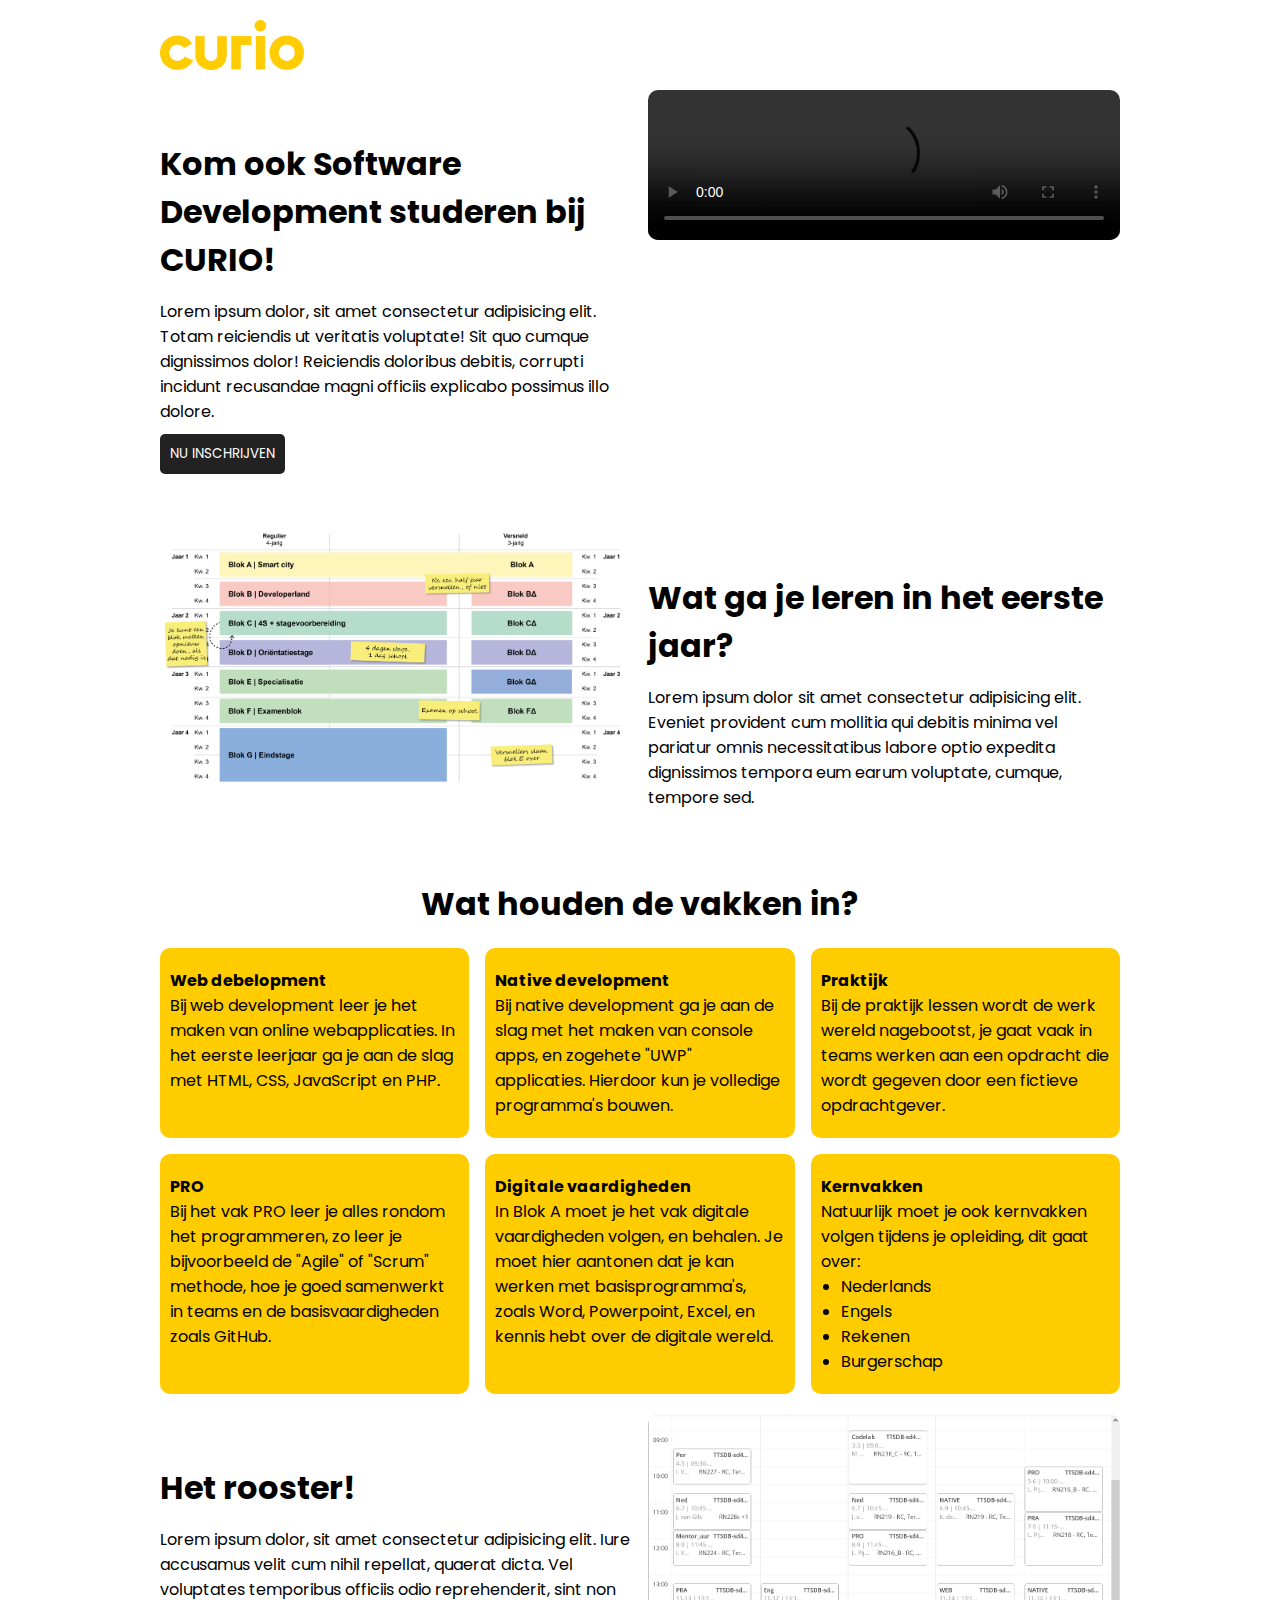
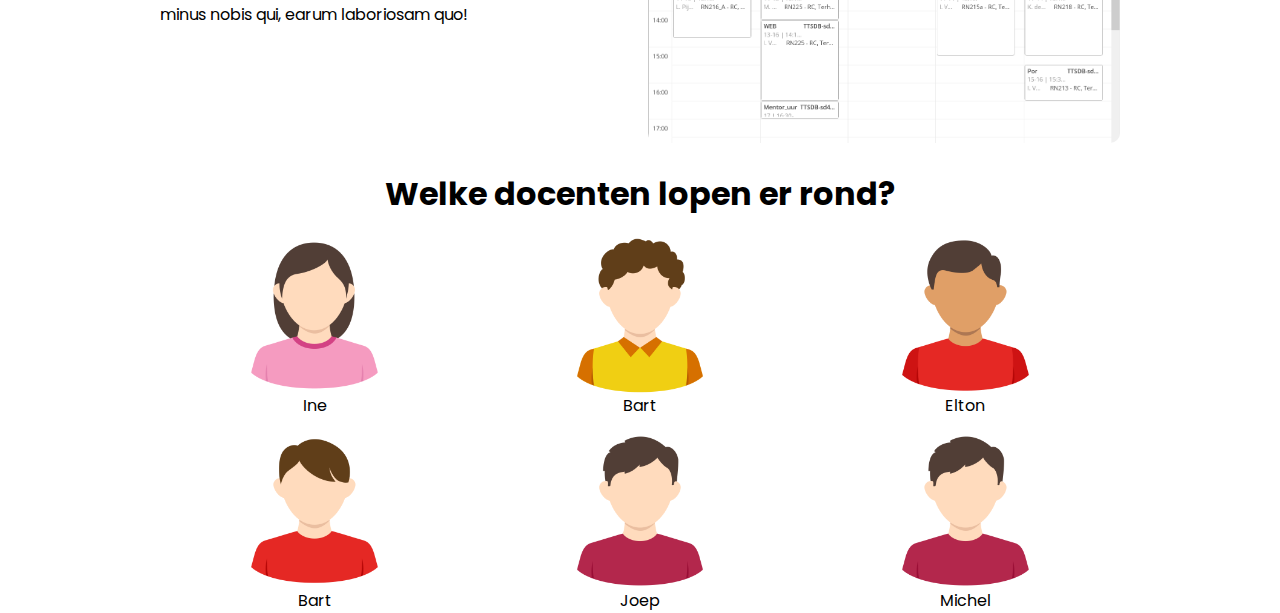
<file: index.html>
<!DOCTYPE html>
<html lang="en">
<head>
    <meta charset="UTF-8">
    <meta name="viewport" content="width=device-width, initial-scale=1.0">
    <link rel="stylesheet" href="css/main.css">
    <link rel="preconnect" href="https://fonts.googleapis.com">
    <link rel="preconnect" href="https://fonts.gstatic.com" crossorigin>
    <link href="https://fonts.googleapis.com/css2?family=Poppins:ital,wght@0,100;0,200;0,300;0,400;0,500;0,600;0,700;0,800;0,900;1,100;1,200;1,300;1,400;1,500;1,600;1,700;1,800;1,900&display=swap" rel="stylesheet">
    <title>Curio | Opendag</title>
</head>
<body>

    <header>
        <img src="img/curioLogo.png" alt="Curio">
    </header>

    <main>
        <div class="home">

            <div class="homeText">
                <h3>Kom ook Software Development studeren bij CURIO!</h3>
                <p>Lorem ipsum dolor, sit amet consectetur adipisicing elit. Totam reiciendis ut veritatis voluptate! Sit quo cumque dignissimos dolor! Reiciendis doloribus debitis, corrupti incidunt recusandae magni officiis explicabo possimus illo dolore.</p>
                <a href="https://www.curio.nl/mbo/opleidingen/softwaredeveloper/software-developer/">
                    <button type="button">NU INSCHRIJVEN</button>
                </a>
            </div>

            <div class="video">
                <video controls>
                    <source src="https://jimdeg.nl/static/curio/intro.mp4" type="video/mp4">
                </video>
            </div>

        </div>

        <div class="eersteJaar">

            <div class="eersteJaarImg">
                <img src="img/lerenEersteJaar.png" alt="Lesstof eerste jaar">
            </div>

            <div class="eersteJaarText">
                <h3>Wat ga je leren in het eerste jaar?</h3>
                <p>Lorem ipsum dolor sit amet consectetur adipisicing elit. Eveniet provident cum mollitia qui debitis minima vel pariatur omnis necessitatibus labore optio expedita dignissimos tempora eum earum voluptate, cumque, tempore sed.</p>
            </div>

        </div>

        <div class="vakken">

            <div class="vakkenText">
                <h3>Wat houden de vakken in?</h3>
            </div>

            <div class="container">
                <div class="vak">
                    <h4>Web debelopment</h4>
                    <p>Bij web development leer je het maken van online webapplicaties. In het eerste leerjaar ga je aan de slag met HTML, CSS, JavaScript en PHP.</p>
                </div>
                <div class="vak">
                    <h4>Native development</h4>
                    <p>Bij native development ga je aan de slag met het maken van console apps, en zogehete "UWP" applicaties. Hierdoor kun je volledige programma's bouwen.</p>
                </div>
                <div class="vak">
                    <h4>Praktijk</h4>
                    <p>Bij de praktijk lessen wordt de werk wereld nagebootst, je gaat vaak in teams werken aan een opdracht die wordt gegeven door een fictieve opdrachtgever.</p>
                </div>
                <div class="vak">
                    <h4>PRO</h4>
                    <p>Bij het vak PRO leer je alles rondom het programmeren, zo leer je bijvoorbeeld de "Agile" of "Scrum" methode, hoe je goed samenwerkt in teams en de basisvaardigheden zoals GitHub.</p>
                </div>
                <div class="vak">
                    <h4>Digitale vaardigheden</h4>
                    <p>In Blok A moet je het vak digitale vaardigheden volgen, en behalen. Je moet hier aantonen dat je kan werken met basisprogramma's, zoals Word, Powerpoint, Excel, en kennis hebt over de digitale wereld.</p>
                </div>
                <div class="vak">
                    <h4>Kernvakken</h4>
                    <p>Natuurlijk moet je ook kernvakken volgen tijdens je opleiding, dit gaat over:</p>
                    <ul>
                        <li>Nederlands</li>
                        <li>Engels</li>
                        <li>Rekenen</li>
                        <li>Burgerschap</li>
                    </ul>
                </div>
            </div>

        </div>

        <div class="rooster">

            <div class="roosterText">
                <h3>Het rooster!</h3>
                <p>Lorem ipsum dolor, sit amet consectetur adipisicing elit. Iure accusamus velit cum nihil repellat, quaerat dicta. Vel voluptates temporibus officiis odio reprehenderit, sint non minus nobis qui, earum laboriosam quo!</p>
            </div>

            <div class="roosterImg">
                <img src="img/rooster.png" alt="Rooster eerste jaar">
            </div>

        </div>

        <div class="docenten">

            <div class="docentenText">
                <h3>Welke docenten lopen er rond?</h3>
            </div>

            <div class="container">
                <div class="docent">
                    <img src="img/ine.png" alt="Ine">
                    <p>Ine</p>
                </div>
                <div class="docent">
                    <img src="img/bart (2).png" alt="Bart">
                    <p>Bart</p>
                </div>
                <div class="docent">
                    <img src="img/elton.png" alt="Elton">
                    <p>Elton</p>
                </div>
                <div class="docent">
                    <img src="img/bart.png" alt="Bart">
                    <p>Bart</p>
                </div>
                <div class="docent">
                    <img src="img/joep.png" alt="Joep">
                    <p>Joep</p>
                </div>
                <div class="docent">
                    <img src="img/michel.png" alt="Michel">
                    <p>Michel</p>
                </div>
            </div>

        </div>

    </main>

    <footer></footer>
</body>
</html>
</file>
<file: css/main.css>
*{
    margin: 0;
    padding: 0;
    font-family: "Poppins";
}

body{
    width: 75%;
    margin: auto;
}


/* Header */
header{
    display: flex;
    justify-content: space-between;
    align-items: center;
    margin: 20px 0px;
}

header > img{
    width: 15%;
}

nav{
    width: 40%;
    display: flex;
    justify-content: space-between;
}

a{
    color: #ffcc00;
    text-decoration: none;
}


/*Home*/
.home{
    display: grid;
    grid-template-columns: 1fr 1fr;
    grid-gap: 1em;
}

.homeText{
    margin: auto;
    margin: 50px 0px;
}

video{
    width: 100%;
    border-radius: 10px;
}

button{
    border: none;
    background-color: #222222;
    color: white;
    padding: 10px;
    margin-top: 10px;
    border-radius: 5px;
}


/* Eerstejaar */
.eersteJaar{
    display: grid;
    grid-template-columns: 1fr 1fr;
    grid-gap: 1em;
}

.eersteJaarText{
    margin: auto;
    margin: 50px 0px;
}


/* Vakken */
.vakkenText{
    margin: 20px 0px;
}

.vakkenText > h3{
    text-align: center;
}

.container{
    display: grid;
    grid-template-columns: 1fr 1fr 1fr;
    grid-gap: 1em;
}

.vak{
    background-color: #ffcc00;
    border-radius: 10px;
    padding: 20px 10px;
}

ul{
    margin-left: 20px;
}


/* Rooster */
.rooster{
    margin-top: 20px;
    display: grid;
    grid-template-columns: 1fr 1fr;
    grid-gap: 1em;
}

.roosterText{
    margin: auto;
    margin: 50px 0px;
}

.roosterImg{
    width: 100%;
    border-radius: 10px;
}


/* Docenten */
.docent{
    display: flex;
    flex-direction: column;
    align-items: center;
}

.docent > img{
    width: 50%;
}

.docentenText{
    margin: 20px 0px;
}

.docentenText > h3{
    text-align: center;
}


/*Algemeen*/
img{
    width: 100%;
    border-radius: 10px;
}

h3{
    font-size: 32px;
    margin-bottom: 15px;
}


/* Responsive */
@media only screen and (max-width: 900px) {
    .home {
        grid-template-columns: 1fr;
    }

    .homeText {
        padding:0;
    }

    .button {
        margin-bottom:30px;
    }

    .eersteJaar {
        grid-template-columns: 1fr;
    }

    .container {
        grid-template-columns: 1fr;
    }

    .rooster {
        grid-template-columns: 1fr;
    }
}
</file>
